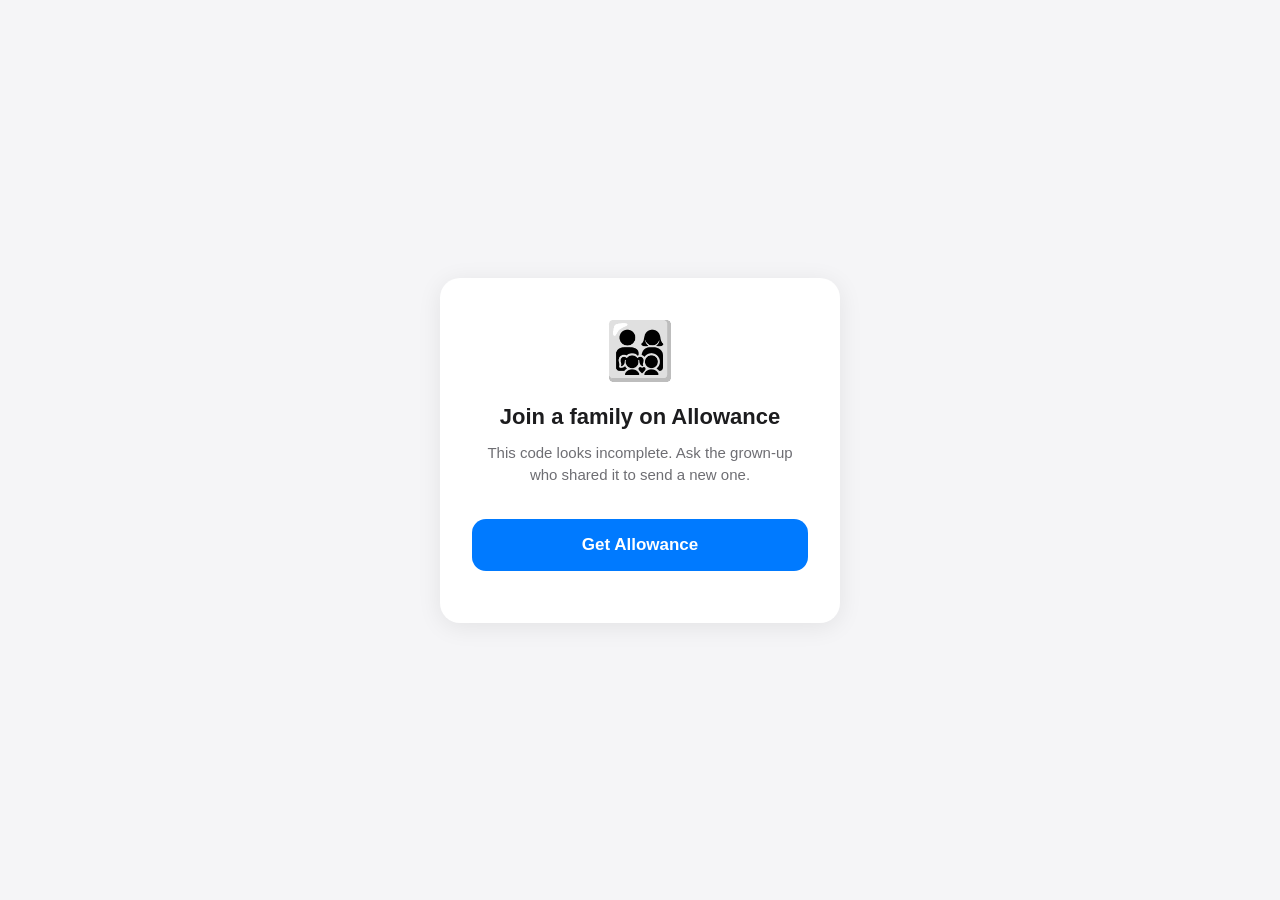
<file: join/index.html>
<!DOCTYPE html>
<html lang="en">
<head>
  <meta charset="UTF-8" />
  <meta name="viewport" content="width=device-width, initial-scale=1.0" />
  <meta name="apple-itunes-app" content="app-id=6751442999, app-clip-bundle-id=com.danielmurphy.Allowance.Clip, app-clip-display=card" />
  <title>Join a family on Allowance</title>
  <style>
    *, *::before, *::after { box-sizing: border-box; margin: 0; padding: 0; }
    body {
      font-family: -apple-system, BlinkMacSystemFont, "Segoe UI", sans-serif;
      background: #f5f5f7;
      min-height: 100dvh;
      display: flex;
      align-items: center;
      justify-content: center;
      padding: 24px;
    }
    .card {
      background: #fff;
      border-radius: 20px;
      padding: 40px 32px;
      max-width: 400px;
      width: 100%;
      text-align: center;
      box-shadow: 0 4px 24px rgba(0,0,0,0.08);
    }
    .icon { font-size: 56px; margin-bottom: 20px; }
    h1 { font-size: 22px; font-weight: 700; color: #1c1c1e; margin-bottom: 12px; }
    p  { font-size: 15px; color: #6e6e73; line-height: 1.5; margin-bottom: 32px; }
    .code {
      display: block;
      background: #f2f2f6;
      border-radius: 18px;
      padding: 16px;
      margin: 0 0 24px;
      font-family: ui-monospace, "SF Mono", Menlo, Consolas, monospace;
      font-size: 34px;
      font-weight: 700;
      letter-spacing: 0.12em;
      color: #1c1c1e;
      user-select: all;
      -webkit-user-select: all;
    }
    .btn-primary {
      display: block;
      background: #007AFF;
      color: #fff;
      border: none;
      border-radius: 14px;
      padding: 16px;
      font-size: 17px;
      font-weight: 600;
      text-decoration: none;
      margin-bottom: 12px;
      cursor: pointer;
    }
    .btn-secondary {
      display: block;
      color: #007AFF;
      font-size: 15px;
      text-decoration: none;
      padding: 8px;
    }
    .note { font-size: 13px; color: #8e8e93; margin: 0 0 16px; }
    [hidden] { display: none !important; }
  </style>
</head>
<body>
  <div class="card">
    <div class="icon">👨‍👩‍👧‍👦</div>
    <h1 id="title">Join a family on Allowance</h1>
    <p id="subtitle">Open Allowance and enter this code. A code works once, then stops.</p>
    <code id="code" class="code" hidden></code>
    <a id="store-btn" class="btn-primary" href="https://apps.apple.com/us/app/allowance-family-money/id6751442999">Get Allowance</a>
    <p id="copy-note" class="note" hidden>Get Allowance copies this code first, and the app offers it when it first opens.</p>
    <a id="open-btn" class="btn-secondary" href="#" hidden>Already have Allowance? Open it</a>
    <p id="open-hint" class="note" hidden>Allowance isn't on this phone yet. Tap Get Allowance above.</p>
  </div>

  <script src="/join/join.js?v=2"></script>
  <script>renderJoin();</script>
</body>
</html>
</file>
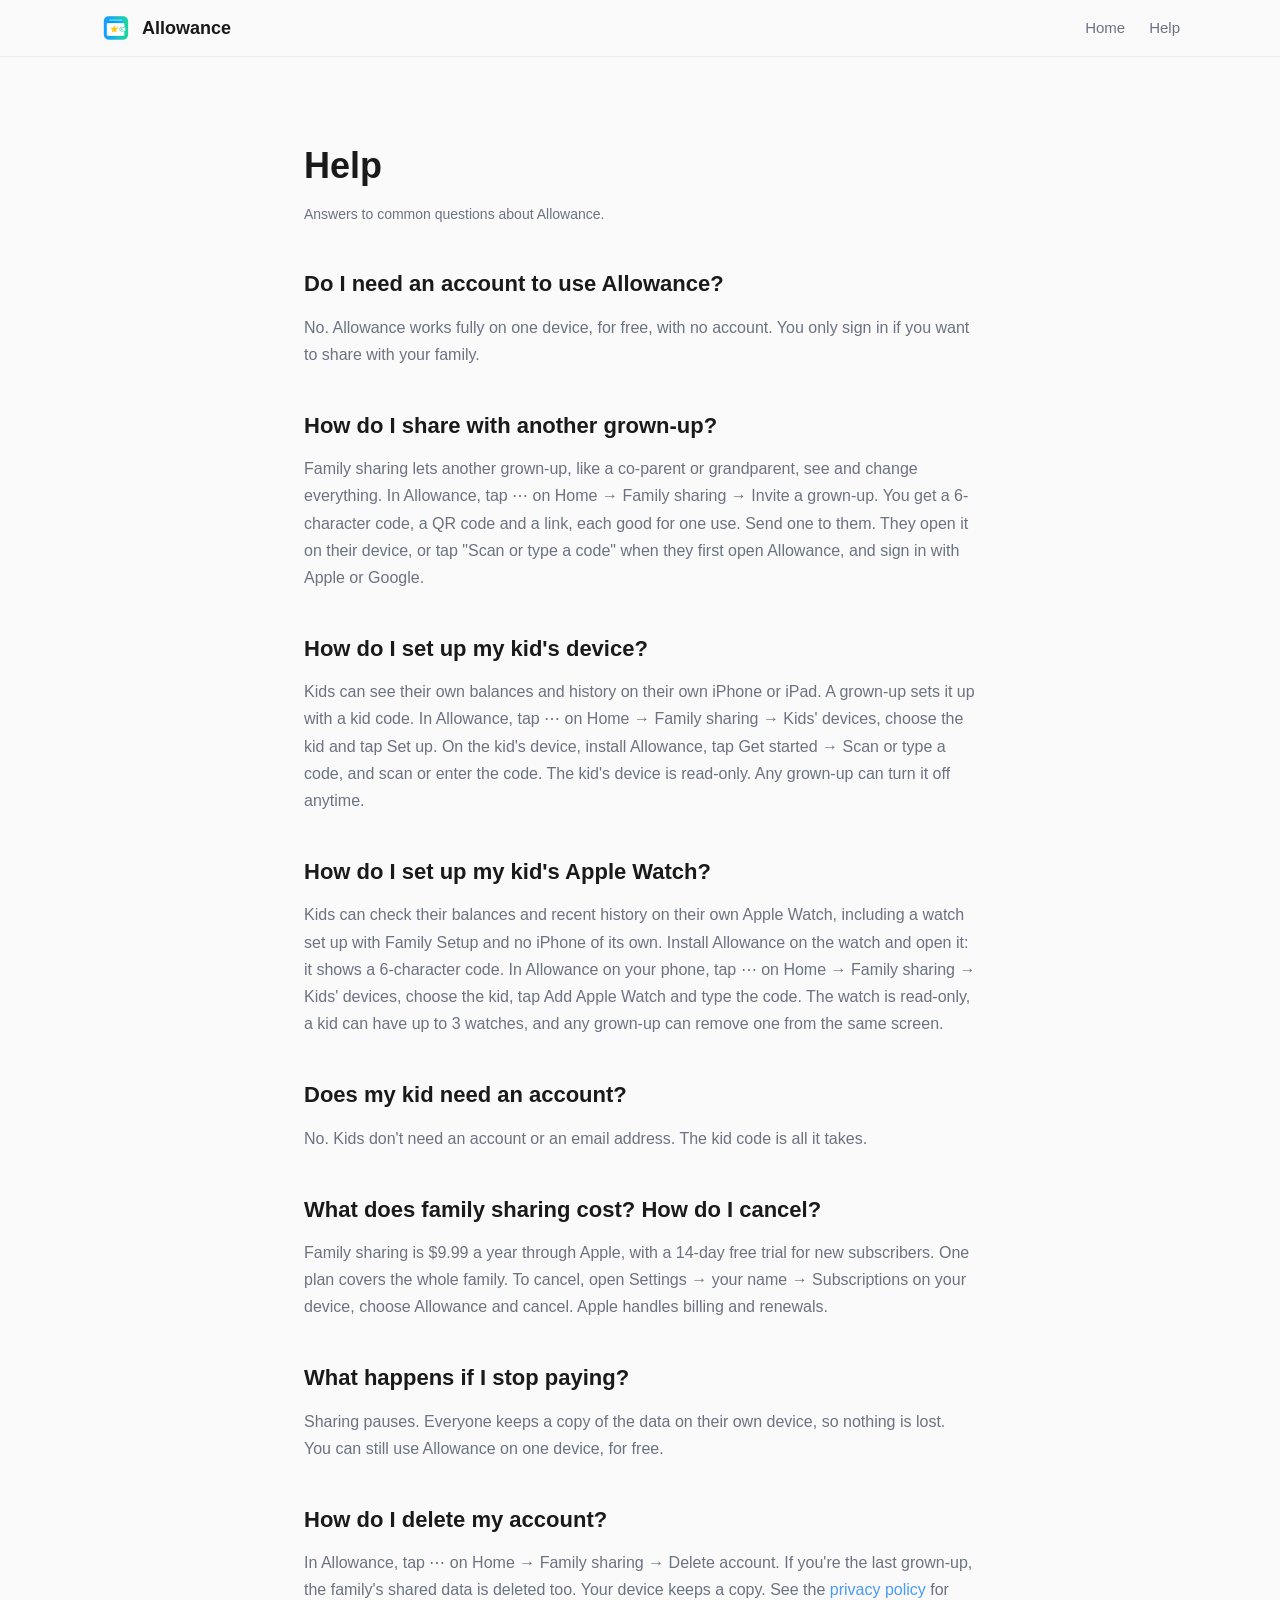
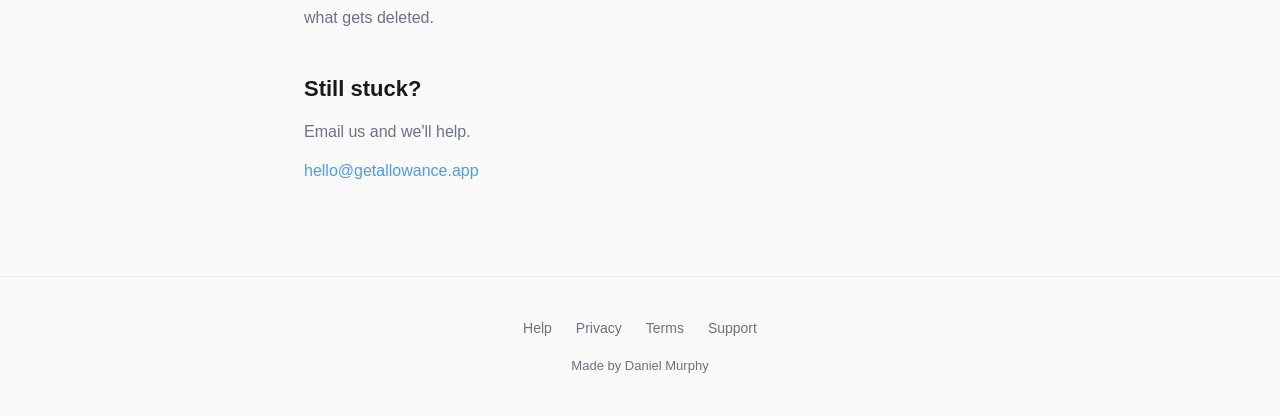
<file: help.html>
<!DOCTYPE html>
<html lang="en">
<head>
    <meta charset="UTF-8">
    <meta name="viewport" content="width=device-width, initial-scale=1.0">
    <title>Help — Allowance</title>
    <meta name="description" content="Answers about family sharing, kids' devices, subscriptions and accounts in Allowance.">
    <link rel="stylesheet" href="style.css">
</head>
<body>

<!-- Nav -->
<nav>
    <div class="nav-inner">
        <a href="/" class="nav-brand">
            <img src="images/app-icon.png" alt="Allowance app icon">
            <span>Allowance</span>
        </a>
        <div class="nav-links">
            <a href="index.html">Home</a>
            <a href="help.html">Help</a>
        </div>
    </div>
</nav>

<!-- Help -->
<section class="privacy">
    <h1>Help</h1>
    <p class="last-updated">Answers to common questions about Allowance.</p>

    <h2>Do I need an account to use Allowance?</h2>
    <p>No. Allowance works fully on one device, for free, with no account. You only sign in if you want to share with your family.</p>

    <h2>How do I share with another grown-up?</h2>
    <p>Family sharing lets another grown-up, like a co-parent or grandparent, see and change everything. In Allowance, tap ⋯ on Home → Family sharing → Invite a grown-up. You get a 6-character code, a QR code and a link, each good for one use. Send one to them. They open it on their device, or tap "Scan or type a code" when they first open Allowance, and sign in with Apple or Google.</p>

    <h2>How do I set up my kid's device?</h2>
    <p>Kids can see their own balances and history on their own iPhone or iPad. A grown-up sets it up with a kid code. In Allowance, tap ⋯ on Home → Family sharing → Kids' devices, choose the kid and tap Set up. On the kid's device, install Allowance, tap Get started → Scan or type a code, and scan or enter the code. The kid's device is read-only. Any grown-up can turn it off anytime.</p>

    <h2>How do I set up my kid's Apple Watch?</h2>
    <p>Kids can check their balances and recent history on their own Apple Watch, including a watch set up with Family Setup and no iPhone of its own. Install Allowance on the watch and open it: it shows a 6-character code. In Allowance on your phone, tap ⋯ on Home → Family sharing → Kids' devices, choose the kid, tap Add Apple Watch and type the code. The watch is read-only, a kid can have up to 3 watches, and any grown-up can remove one from the same screen.</p>

    <h2>Does my kid need an account?</h2>
    <p>No. Kids don't need an account or an email address. The kid code is all it takes.</p>

    <h2>What does family sharing cost? How do I cancel?</h2>
    <p>Family sharing is $9.99 a year through Apple, with a 14-day free trial for new subscribers. One plan covers the whole family. To cancel, open Settings → your name → Subscriptions on your device, choose Allowance and cancel. Apple handles billing and renewals.</p>

    <h2>What happens if I stop paying?</h2>
    <p>Sharing pauses. Everyone keeps a copy of the data on their own device, so nothing is lost. You can still use Allowance on one device, for free.</p>

    <h2>How do I delete my account?</h2>
    <p>In Allowance, tap ⋯ on Home → Family sharing → Delete account. If you're the last grown-up, the family's shared data is deleted too. Your device keeps a copy. See the <a href="privacy.html">privacy policy</a> for what gets deleted.</p>

    <h2>Still stuck?</h2>
    <p>Email us and we'll help.</p>
    <p><a href="mailto:hello@getallowance.app">hello@getallowance.app</a></p>
</section>

<!-- Footer -->
<footer>
    <div class="footer-inner">
        <div class="footer-links">
            <a href="help.html">Help</a>
            <a href="privacy.html">Privacy</a>
            <a href="https://www.apple.com/legal/internet-services/itunes/dev/stdeula/">Terms</a>
            <a href="mailto:hello@getallowance.app">Support</a>
        </div>
        <p class="footer-copy">Made by Daniel Murphy</p>
    </div>
</footer>

</body>
</html>
</file>
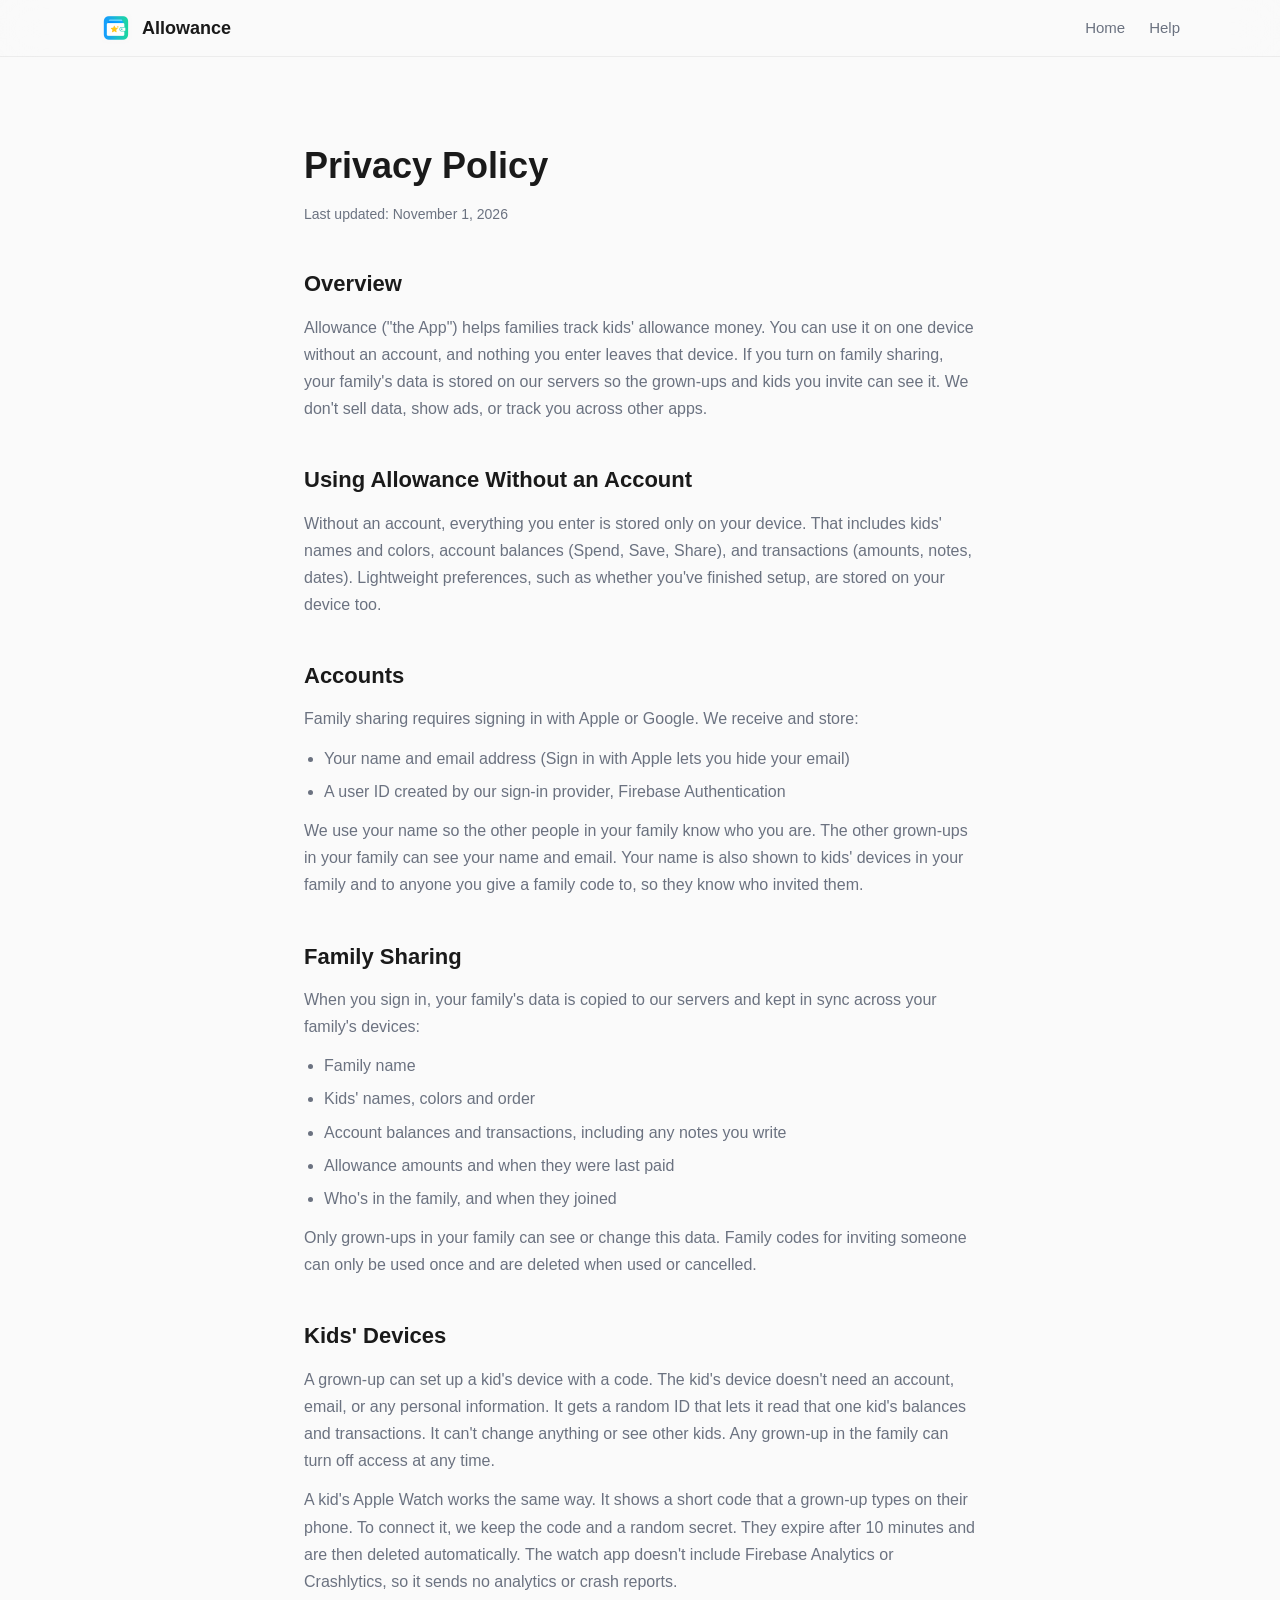
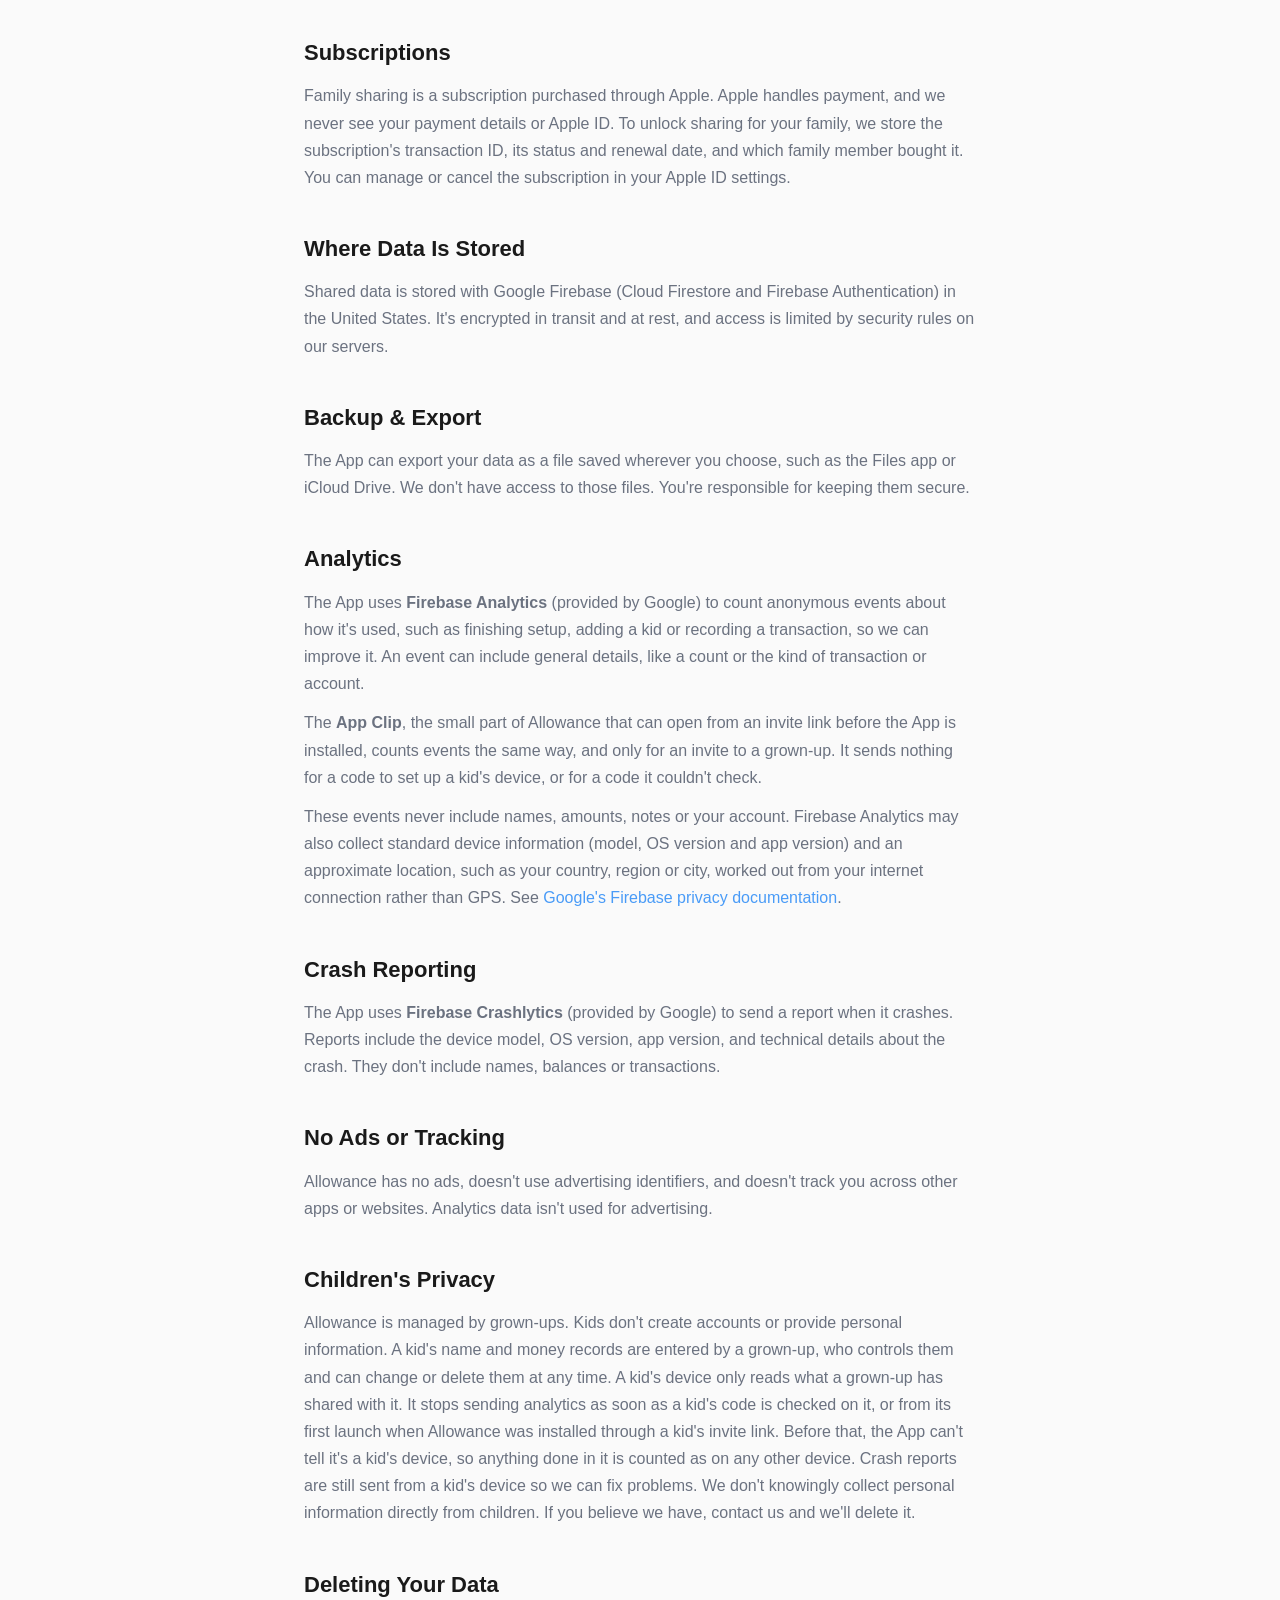
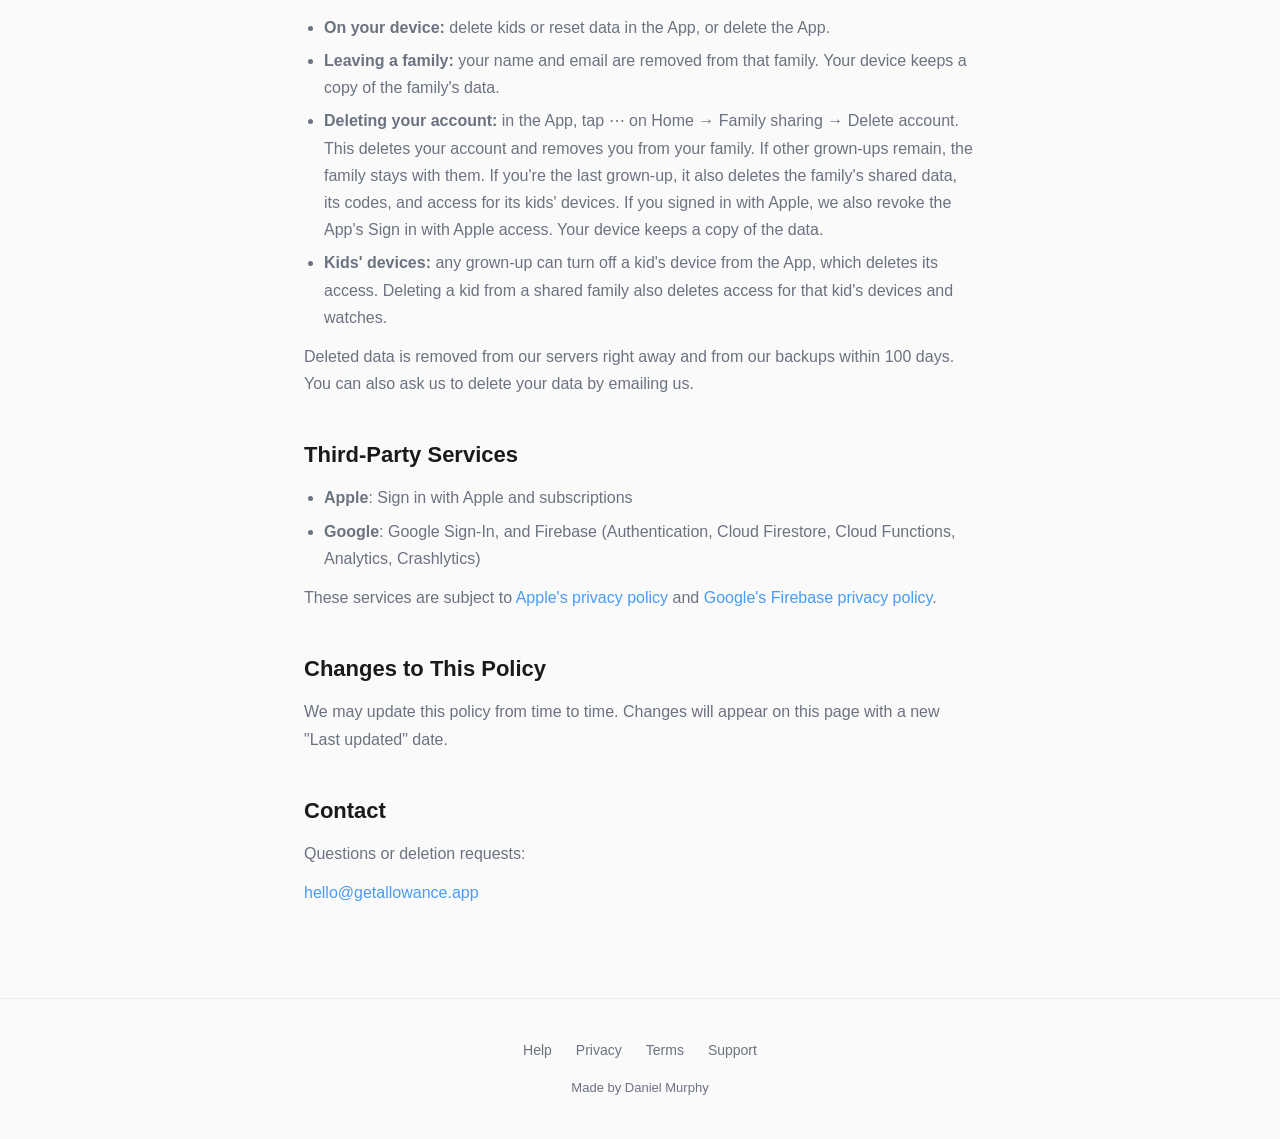
<file: privacy.html>
<!DOCTYPE html>
<html lang="en">
<head>
    <meta charset="UTF-8">
    <meta name="viewport" content="width=device-width, initial-scale=1.0">
    <title>Privacy Policy — Allowance</title>
    <meta name="description" content="Privacy policy for the Allowance iOS app.">
    <link rel="stylesheet" href="style.css">
</head>
<body>

<!-- Nav -->
<nav>
    <div class="nav-inner">
        <a href="/" class="nav-brand">
            <img src="images/app-icon.png" alt="Allowance app icon">
            <span>Allowance</span>
        </a>
        <div class="nav-links">
            <a href="index.html">Home</a>
            <a href="help.html">Help</a>
        </div>
    </div>
</nav>

<!-- Privacy Policy -->
<section class="privacy">
    <h1>Privacy Policy</h1>
    <p class="last-updated">Last updated: November 1, 2026</p>

    <h2>Overview</h2>
    <p>Allowance ("the App") helps families track kids' allowance money. You can use it on one device without an account, and nothing you enter leaves that device. If you turn on family sharing, your family's data is stored on our servers so the grown-ups and kids you invite can see it. We don't sell data, show ads, or track you across other apps.</p>

    <h2>Using Allowance Without an Account</h2>
    <p>Without an account, everything you enter is stored only on your device. That includes kids' names and colors, account balances (Spend, Save, Share), and transactions (amounts, notes, dates). Lightweight preferences, such as whether you've finished setup, are stored on your device too.</p>

    <h2>Accounts</h2>
    <p>Family sharing requires signing in with Apple or Google. We receive and store:</p>
    <ul>
        <li>Your name and email address (Sign in with Apple lets you hide your email)</li>
        <li>A user ID created by our sign-in provider, Firebase Authentication</li>
    </ul>
    <p>We use your name so the other people in your family know who you are. The other grown-ups in your family can see your name and email. Your name is also shown to kids' devices in your family and to anyone you give a family code to, so they know who invited them.</p>

    <h2>Family Sharing</h2>
    <p>When you sign in, your family's data is copied to our servers and kept in sync across your family's devices:</p>
    <ul>
        <li>Family name</li>
        <li>Kids' names, colors and order</li>
        <li>Account balances and transactions, including any notes you write</li>
        <li>Allowance amounts and when they were last paid</li>
        <li>Who's in the family, and when they joined</li>
    </ul>
    <p>Only grown-ups in your family can see or change this data. Family codes for inviting someone can only be used once and are deleted when used or cancelled.</p>

    <h2>Kids' Devices</h2>
    <p>A grown-up can set up a kid's device with a code. The kid's device doesn't need an account, email, or any personal information. It gets a random ID that lets it read that one kid's balances and transactions. It can't change anything or see other kids. Any grown-up in the family can turn off access at any time.</p>
    <p>A kid's Apple Watch works the same way. It shows a short code that a grown-up types on their phone. To connect it, we keep the code and a random secret. They expire after 10 minutes and are then deleted automatically. The watch app doesn't include Firebase Analytics or Crashlytics, so it sends no analytics or crash reports.</p>

    <h2>Subscriptions</h2>
    <p>Family sharing is a subscription purchased through Apple. Apple handles payment, and we never see your payment details or Apple ID. To unlock sharing for your family, we store the subscription's transaction ID, its status and renewal date, and which family member bought it. You can manage or cancel the subscription in your Apple ID settings.</p>

    <h2>Where Data Is Stored</h2>
    <p>Shared data is stored with Google Firebase (Cloud Firestore and Firebase Authentication) in the United States. It's encrypted in transit and at rest, and access is limited by security rules on our servers.</p>

    <h2>Backup &amp; Export</h2>
    <p>The App can export your data as a file saved wherever you choose, such as the Files app or iCloud Drive. We don't have access to those files. You're responsible for keeping them secure.</p>

    <h2>Analytics</h2>
    <p>The App uses <strong>Firebase Analytics</strong> (provided by Google) to count anonymous events about how it's used, such as finishing setup, adding a kid or recording a transaction, so we can improve it. An event can include general details, like a count or the kind of transaction or account.</p>
    <p>The <strong>App Clip</strong>, the small part of Allowance that can open from an invite link before the App is installed, counts events the same way, and only for an invite to a grown-up. It sends nothing for a code to set up a kid's device, or for a code it couldn't check.</p>
    <p>These events never include names, amounts, notes or your account. Firebase Analytics may also collect standard device information (model, OS version and app version) and an approximate location, such as your country, region or city, worked out from your internet connection rather than GPS. See <a href="https://firebase.google.com/support/privacy">Google's Firebase privacy documentation</a>.</p>

    <h2>Crash Reporting</h2>
    <p>The App uses <strong>Firebase Crashlytics</strong> (provided by Google) to send a report when it crashes. Reports include the device model, OS version, app version, and technical details about the crash. They don't include names, balances or transactions.</p>

    <h2>No Ads or Tracking</h2>
    <p>Allowance has no ads, doesn't use advertising identifiers, and doesn't track you across other apps or websites. Analytics data isn't used for advertising.</p>

    <h2>Children's Privacy</h2>
    <p>Allowance is managed by grown-ups. Kids don't create accounts or provide personal information. A kid's name and money records are entered by a grown-up, who controls them and can change or delete them at any time. A kid's device only reads what a grown-up has shared with it. It stops sending analytics as soon as a kid's code is checked on it, or from its first launch when Allowance was installed through a kid's invite link. Before that, the App can't tell it's a kid's device, so anything done in it is counted as on any other device. Crash reports are still sent from a kid's device so we can fix problems. We don't knowingly collect personal information directly from children. If you believe we have, contact us and we'll delete it.</p>

    <h2>Deleting Your Data</h2>
    <ul>
        <li><strong>On your device:</strong> delete kids or reset data in the App, or delete the App.</li>
        <li><strong>Leaving a family:</strong> your name and email are removed from that family. Your device keeps a copy of the family's data.</li>
        <li><strong>Deleting your account:</strong> in the App, tap ⋯ on Home → Family sharing → Delete account. This deletes your account and removes you from your family. If other grown-ups remain, the family stays with them. If you're the last grown-up, it also deletes the family's shared data, its codes, and access for its kids' devices. If you signed in with Apple, we also revoke the App's Sign in with Apple access. Your device keeps a copy of the data.</li>
        <li><strong>Kids' devices:</strong> any grown-up can turn off a kid's device from the App, which deletes its access. Deleting a kid from a shared family also deletes access for that kid's devices and watches.</li>
    </ul>
    <p>Deleted data is removed from our servers right away and from our backups within 100 days. You can also ask us to delete your data by emailing us.</p>

    <h2>Third-Party Services</h2>
    <ul>
        <li><strong>Apple</strong>: Sign in with Apple and subscriptions</li>
        <li><strong>Google</strong>: Google Sign-In, and Firebase (Authentication, Cloud Firestore, Cloud Functions, Analytics, Crashlytics)</li>
    </ul>
    <p>These services are subject to <a href="https://www.apple.com/legal/privacy/">Apple's privacy policy</a> and <a href="https://firebase.google.com/support/privacy">Google's Firebase privacy policy</a>.</p>

    <h2>Changes to This Policy</h2>
    <p>We may update this policy from time to time. Changes will appear on this page with a new "Last updated" date.</p>

    <h2>Contact</h2>
    <p>Questions or deletion requests:</p>
    <p><a href="mailto:hello@getallowance.app">hello@getallowance.app</a></p>
</section>

<!-- Footer -->
<footer>
    <div class="footer-inner">
        <div class="footer-links">
            <a href="help.html">Help</a>
            <a href="privacy.html">Privacy</a>
            <a href="https://www.apple.com/legal/internet-services/itunes/dev/stdeula/">Terms</a>
            <a href="mailto:hello@getallowance.app">Support</a>
        </div>
        <p class="footer-copy">Made by Daniel Murphy</p>
    </div>
</footer>

</body>
</html>
</file>
<file: style.css>
/* Allowance — Marketing Site */

:root {
    --accent: #499BF7;
    --accent-dark: #3178D4;
    --bg: #FAFAFA;
    --bg-card: #FFFFFF;
    --text: #1A1A1A;
    --text-secondary: #6B7280;
    --radius: 20px;
    --shadow: 0 4px 24px rgba(0, 0, 0, 0.08);
    --shadow-lg: 0 8px 40px rgba(0, 0, 0, 0.12);
    --font: -apple-system, BlinkMacSystemFont, "SF Pro Display", "Segoe UI", Roboto, Helvetica, Arial, sans-serif;

    /* Account gradients */
    --spend-start: #007AFF;
    --spend-end: #32ADE6;
    --save-start: #34C759;
    --save-end: #00C7BE;
    --share-start: #AF52DE;
    --share-end: #FF2D55;
}

@media (prefers-color-scheme: dark) {
    :root {
        --bg: #111111;
        --bg-card: #1C1C1E;
        --text: #F5F5F7;
        --text-secondary: #98989D;
        --shadow: 0 4px 24px rgba(0, 0, 0, 0.3);
        --shadow-lg: 0 8px 40px rgba(0, 0, 0, 0.4);
    }
}

*, *::before, *::after {
    box-sizing: border-box;
    margin: 0;
    padding: 0;
}

html {
    scroll-behavior: smooth;
}

body {
    font-family: var(--font);
    background: var(--bg);
    color: var(--text);
    line-height: 1.6;
    -webkit-font-smoothing: antialiased;
}

/* Nav */
nav {
    position: sticky;
    top: 0;
    z-index: 100;
    background: rgba(250, 250, 250, 0.85);
    backdrop-filter: blur(20px);
    -webkit-backdrop-filter: blur(20px);
    border-bottom: 1px solid rgba(0, 0, 0, 0.06);
    padding: 12px 24px;
}

@media (prefers-color-scheme: dark) {
    nav {
        background: rgba(17, 17, 17, 0.85);
        border-bottom-color: rgba(255, 255, 255, 0.08);
    }
}

.nav-inner {
    max-width: 1080px;
    margin: 0 auto;
    display: flex;
    align-items: center;
    justify-content: space-between;
}

.nav-brand {
    display: flex;
    align-items: center;
    gap: 10px;
    text-decoration: none;
    color: var(--text);
}

.nav-brand img {
    width: 32px;
    height: 32px;
    border-radius: 8px;
}

.nav-brand span {
    font-weight: 700;
    font-size: 18px;
}

.nav-links {
    display: flex;
    align-items: center;
    gap: 24px;
}

.nav-links a {
    color: var(--text-secondary);
    text-decoration: none;
    font-size: 15px;
    font-weight: 500;
    transition: color 0.2s;
}

.nav-links a:hover {
    color: var(--accent);
}

.nav-links .btn-download {
    background: var(--accent);
    color: #fff;
    padding: 8px 18px;
    border-radius: 10px;
    font-weight: 600;
    transition: background 0.2s;
}

.nav-links .btn-download:hover {
    background: var(--accent-dark);
    color: #fff;
}

/* Sections */
section {
    max-width: 1080px;
    margin: 0 auto;
    padding: 80px 24px;
}

/* Hero */
.hero {
    text-align: center;
    padding-top: 100px;
    padding-bottom: 80px;
}

.hero-icon {
    width: 128px;
    height: 128px;
    border-radius: 30px;
    box-shadow: var(--shadow-lg);
    margin-bottom: 32px;
}

.hero h1 {
    font-size: 48px;
    font-weight: 800;
    letter-spacing: -0.5px;
    line-height: 1.15;
    margin-bottom: 20px;
}

.hero p {
    font-size: 19px;
    color: var(--text-secondary);
    max-width: 560px;
    margin: 0 auto 40px;
    line-height: 1.65;
}

.app-store-badge {
    display: inline-block;
}

.app-store-badge img {
    height: 54px;
}


/* Account Type Cards */
.accounts {
    text-align: center;
    padding-top: 40px;
}

.accounts h2 {
    font-size: 32px;
    font-weight: 700;
    margin-bottom: 12px;
}

.accounts > p {
    color: var(--text-secondary);
    font-size: 18px;
    margin-bottom: 48px;
}

.account-cards {
    display: grid;
    grid-template-columns: repeat(3, 1fr);
    gap: 20px;
}

.account-card {
    border-radius: var(--radius);
    padding: 36px 28px;
    color: #fff;
    text-align: center;
    box-shadow: var(--shadow);
    transition: transform 0.25s ease;
}

.account-card:hover {
    transform: translateY(-4px);
}

.account-card.spend {
    background: linear-gradient(135deg, var(--spend-start), var(--spend-end));
}

.account-card.save {
    background: linear-gradient(135deg, var(--save-start), var(--save-end));
}

.account-card.share {
    background: linear-gradient(135deg, var(--share-start), var(--share-end));
}

.account-card .card-icon {
    font-size: 40px;
    margin-bottom: 16px;
}

.account-card h3 {
    font-size: 22px;
    font-weight: 700;
    margin-bottom: 8px;
}

.account-card p {
    font-size: 15px;
    opacity: 0.92;
    line-height: 1.55;
}

/* How It Works */
.how-it-works {
    text-align: center;
}

.how-it-works h2 {
    font-size: 32px;
    font-weight: 700;
    margin-bottom: 48px;
}

.steps {
    display: grid;
    grid-template-columns: repeat(3, 1fr);
    gap: 32px;
    text-align: left;
}

.step {
    position: relative;
}

.step-number {
    width: 36px;
    height: 36px;
    border-radius: 50%;
    background: var(--accent);
    color: #fff;
    font-weight: 700;
    font-size: 16px;
    display: flex;
    align-items: center;
    justify-content: center;
    margin-bottom: 16px;
}

.step h3 {
    font-size: 18px;
    font-weight: 700;
    margin-bottom: 8px;
}

.step p {
    font-size: 15px;
    color: var(--text-secondary);
    line-height: 1.55;
}

/* Not a Bank */
.not-a-bank {
    max-width: 680px;
    margin: 0 auto;
    padding: 80px 24px;
    text-align: center;
}

.not-a-bank h2 {
    font-size: 32px;
    font-weight: 700;
    margin-bottom: 16px;
}

.not-a-bank > p {
    font-size: 17px;
    color: var(--text-secondary);
    line-height: 1.65;
    margin-bottom: 36px;
}

.perks {
    list-style: none;
    display: flex;
    flex-direction: column;
    gap: 14px;
    text-align: left;
    max-width: 420px;
    margin: 0 auto;
}

.perks li {
    display: flex;
    align-items: center;
    gap: 12px;
    font-size: 16px;
    color: var(--text);
}

.perk-icon {
    color: #34C759;
    font-weight: 700;
    font-size: 18px;
    flex-shrink: 0;
}

/* CTA */
.cta {
    text-align: center;
    padding-top: 60px;
    padding-bottom: 100px;
}

.cta h2 {
    font-size: 36px;
    font-weight: 800;
    letter-spacing: -0.3px;
    line-height: 1.2;
    margin-bottom: 32px;
}


/* Footer */
footer {
    border-top: 1px solid rgba(0, 0, 0, 0.06);
    padding: 40px 24px;
    text-align: center;
}

@media (prefers-color-scheme: dark) {
    footer {
        border-top-color: rgba(255, 255, 255, 0.08);
    }
}

.footer-inner {
    max-width: 1080px;
    margin: 0 auto;
}

.footer-links {
    display: flex;
    justify-content: center;
    gap: 24px;
    margin-bottom: 16px;
}

.footer-links a {
    color: var(--text-secondary);
    text-decoration: none;
    font-size: 14px;
    transition: color 0.2s;
}

.footer-links a:hover {
    color: var(--accent);
}

.footer-copy {
    font-size: 13px;
    color: var(--text-secondary);
}

/* Responsive */
@media (max-width: 768px) {
    .hero h1 {
        font-size: 32px;
    }

    .hero p {
        font-size: 17px;
    }

    .account-cards {
        grid-template-columns: 1fr;
        max-width: 400px;
        margin: 0 auto;
    }

    .steps {
        grid-template-columns: 1fr;
        max-width: 400px;
        margin: 0 auto;
    }

    .cta h2 {
        font-size: 28px;
    }

    section {
        padding: 60px 20px;
    }

    .hero {
        padding-top: 60px;
        padding-bottom: 48px;
    }

    .not-a-bank {
        padding: 60px 20px;
    }
}

@media (max-width: 480px) {
    .nav-links .btn-download {
        display: none;
    }
}

/* Privacy page */
.privacy {
    max-width: 720px;
}

.privacy h1 {
    font-size: 36px;
    font-weight: 800;
    margin-bottom: 8px;
}

.privacy .last-updated {
    color: var(--text-secondary);
    font-size: 14px;
    margin-bottom: 40px;
}

.privacy h2 {
    font-size: 22px;
    font-weight: 700;
    margin-top: 40px;
    margin-bottom: 12px;
}

.privacy p,
.privacy li {
    color: var(--text-secondary);
    font-size: 16px;
    line-height: 1.7;
}

.privacy p {
    margin-bottom: 12px;
}

.privacy ul {
    padding-left: 20px;
    margin-bottom: 12px;
}

.privacy li {
    margin-bottom: 6px;
}

.privacy a {
    color: var(--accent);
    text-decoration: none;
}

.privacy a:hover {
    text-decoration: underline;
}

/* Family sharing price line */
.family-sharing .price-line {
    margin-top: 32px;
    margin-bottom: 0;
    font-size: 17px;
    color: var(--text);
}

.family-sharing .family-shot {
    display: block;
    width: 220px;
    max-width: 60%;
    height: auto;
    margin: 24px auto;
    border-radius: 28px;
    box-shadow: 0 12px 32px rgba(0, 0, 0, 0.15);
}
</file>
